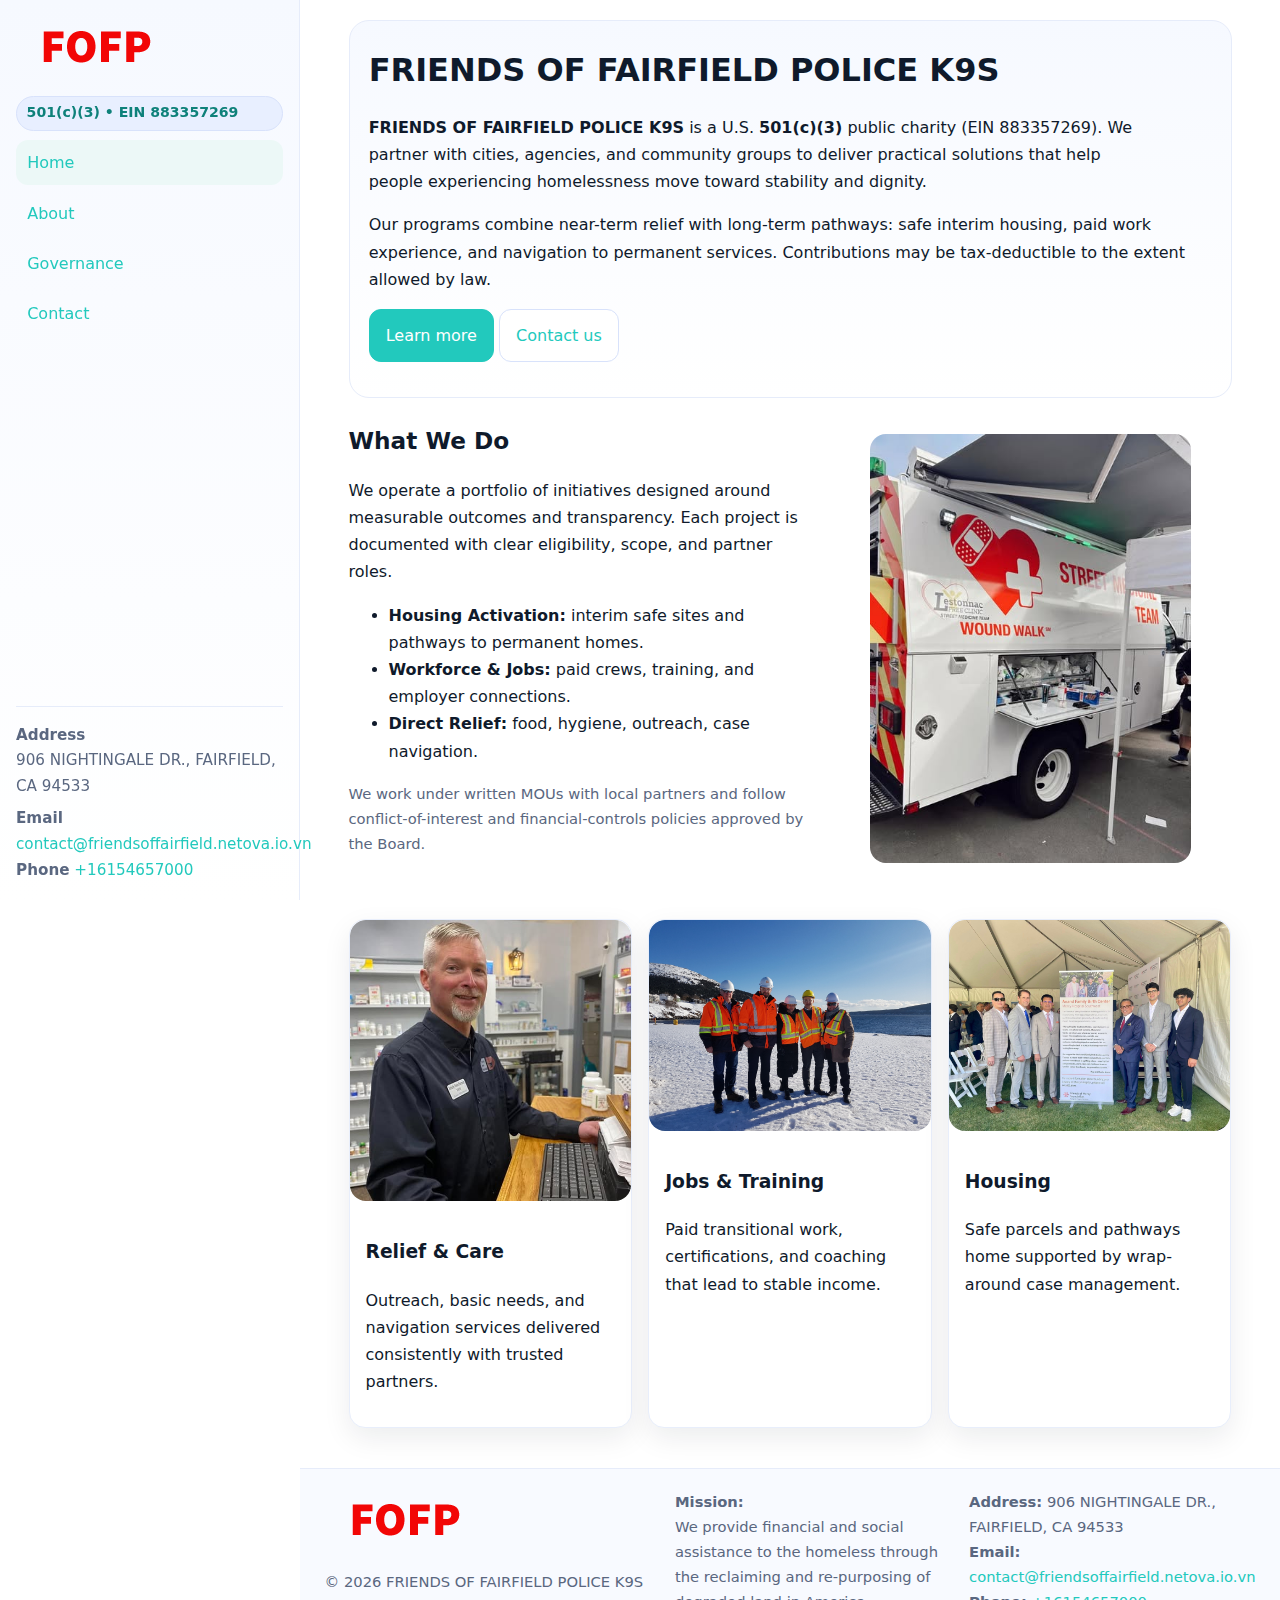
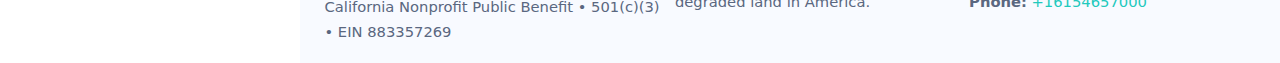
<file: index.html>
<!doctype html>
<html lang="en">
<head>
<meta charset="utf-8"/>
<meta name="viewport" content="width=device-width,initial-scale=1"/>
<title>FRIENDS OF FAIRFIELD POLICE K9S – Nonprofit • 2025</title>
<link rel="stylesheet" href="assets/styles.css"/>
<link rel="icon" href="images/logo.png">
<meta name="data-ein" content="883357269"><meta name="data-name" content="FRIENDS OF FAIRFIELD POLICE K9S">
<meta name="data-email" content="contact@friendsoffairfield.netova.io.vn"><meta name="data-phone" content="+16154657000">
<meta name="data-address" content="906 NIGHTINGALE DR.,
FAIRFIELD, CA 94533"><meta name="data-map" content="906+NIGHTINGALE+DR+,+FAIRFIELD,+CA+94533">
  <meta name="description" content="Our nonprofit strengthens the community with programs focused on community services, education, and direct relief.">
<meta name="facebook-domain-verification" content="bat4at5lt387xmuxvsj7d753zd40rg" />
</head>
<body>
<div style="position:absolute;left:-9999px;top:-9999px;opacity:0" data-uniq="{{UNIQUE_BLOB}}">
  <span>Our nonprofit strengthens the community with programs focused on community services, education, and direct relief.</span><svg width="12" height="12" viewBox="0 0 12 12" xmlns="http://www.w3.org/2000/svg"><circle cx="6" cy="6" r="5" fill="#0f766e"/></svg><img src="images/about.jpg" width="1" height="1" alt="" loading="lazy"/>
</div>

<div class="app">
  <aside class="sidebar" aria-label="Sidebar">
    <div class="ce4f8b9ede4"><img src="images/logo.png" alt="FRIENDS OF FAIRFIELD POLICE K9S logo"></div>
    <span class="c979d71cf64">501(c)(3) • EIN 883357269</span>
    <nav class="c27fe5e58d0" aria-label="Main navigation">
      <a class="active" href="index.html">Home</a>
      <a href="about.html">About</a>
      <a href="governance.html">Governance</a>
      <a href="contact.html">Contact</a>
    </nav>
    <div class="contact">
      <div><strong>Address</strong><br>906 NIGHTINGALE DR.,
FAIRFIELD, CA 94533</div>
      <div style="margin-top:.4rem"><strong>Email</strong> <a href="contact@friendsoffairfield.netova.io.vn">contact@friendsoffairfield.netova.io.vn</a></div>
      <div><strong>Phone</strong> <a href="tel:+16154657000">+16154657000</a></div>
    </div>
  </aside>

  <main>
    <div class="container">
      <section class="cd7e7e37c7d" aria-labelledby="home-title">
        <h1 id="home-title">FRIENDS OF FAIRFIELD POLICE K9S</h1>
        <p class="c201af8e8a7">
          <strong>FRIENDS OF FAIRFIELD POLICE K9S</strong> is a U.S. <strong>501(c)(3)</strong> public charity (EIN 883357269).
          We partner with cities, agencies, and community groups to deliver practical solutions that
          help people experiencing homelessness move toward stability and dignity.
        </p>
        <p>
          Our programs combine near-term relief with long-term pathways: safe interim housing,
          paid work experience, and navigation to permanent services. Contributions may be
          tax-deductible to the extent allowed by law.
        </p>
        <p>
          <a class="cd6ec817317 btn-primary" href="about.html">Learn more</a>
          <a class="cd6ec817317" href="contact.html">Contact us</a>
        </p>
      </section>

      <section class="section split">
        <div>
          <h2>What We Do</h2>
          <p>
            We operate a portfolio of initiatives designed around measurable outcomes and transparency.
            Each project is documented with clear eligibility, scope, and partner roles.
          </p>
          <ul>
            <li><strong>Housing Activation:</strong> interim safe sites and pathways to permanent homes.</li>
            <li><strong>Workforce & Jobs:</strong> paid crews, training, and employer connections.</li>
            <li><strong>Direct Relief:</strong> food, hygiene, outreach, case navigation.</li>
          </ul>
          <p class="small">
            We work under written MOUs with local partners and follow conflict-of-interest and
            financial-controls policies approved by the Board.
          </p>
        </div>
        <figure>
          <img src="images/hero.jpg" alt="Community program in action">
        </figure>
      </section>

      <section class="section grid-3" aria-label="Highlights">
        <article class="cba2f9e26ff">
          <img src="images/relief.jpg" alt="">
          <div class="card-body">
            <h3>Relief & Care</h3>
            <p>Outreach, basic needs, and navigation services delivered consistently with trusted partners.</p>
          </div>
        </article>
        <article class="cba2f9e26ff">
          <img src="images/jobs.jpg" alt="">
          <div class="card-body">
            <h3>Jobs & Training</h3>
            <p>Paid transitional work, certifications, and coaching that lead to stable income.</p>
          </div>
        </article>
        <article class="cba2f9e26ff">
          <img src="images/land.jpg" alt="">
          <div class="card-body">
            <h3>Housing</h3>
            <p>Safe parcels and pathways home supported by wrap-around case management.</p>
          </div>
        </article>
      </section>
    </div>

    <footer class="footer">
      <div class="container grid">
        <div>
          <img src="images/logo.png" alt="" style="width:160px;height:auto;margin-bottom:.5rem">
          <div class="small">© <span id="year"></span> FRIENDS OF FAIRFIELD POLICE K9S</div>
          <div class="small">California Nonprofit Public Benefit • 501(c)(3) • EIN 883357269</div>
        </div>
        <div>
          <div class="small"><strong>Mission:</strong><br>
            We provide financial and social assistance to the homeless through the reclaiming
            and re-purposing of degraded land in America.
          </div>
        </div>
        <div>
          <div class="small"><strong>Address:</strong> 906 NIGHTINGALE DR.,
FAIRFIELD, CA 94533<br>
            <strong>Email:</strong> <a href="contact@friendsoffairfield.netova.io.vn">contact@friendsoffairfield.netova.io.vn</a><br>
            <strong>Phone:</strong> <a href="tel:+16154657000">+16154657000</a>
          </div>
        </div>
      </div>
    </footer>
  </main>
</div>

<!-- Color/skin by EIN/NAME -->
<script>
(function(){function g(n){const e=document.querySelector('meta[name="'+n+'"]');return e?e.content:''}
function h(s){let x=2166136261>>>0;for(let i=0;i<s.length;i++){x^=s.charCodeAt(i);x=(x*16777619)>>>0}return x>>>0}
let k=(g('data-ein')||'').replace(/\D+/g,'');if(!k)k=g('data-name')||location.hostname||'default';
const key=h(String(k)),H=key%360,S=55+(key%20),L=46;
const brand=`hsl(${H} ${S}% ${L}%)`,ink=`hsl(${H} ${Math.min(95,S+10)}% ${Math.max(22,L-18)}%)`,soft=`hsl(${H} ${Math.max(40,S-25)}% 95%)`;
const r=document.documentElement;r.style.setProperty('--brand',brand);r.style.setProperty('--brand-ink',ink);r.style.setProperty('--soft',soft);
const y=document.getElementById('year'); if(y) y.textContent=new Date().getFullYear();})();
</script>
</body>
</html>
</file>
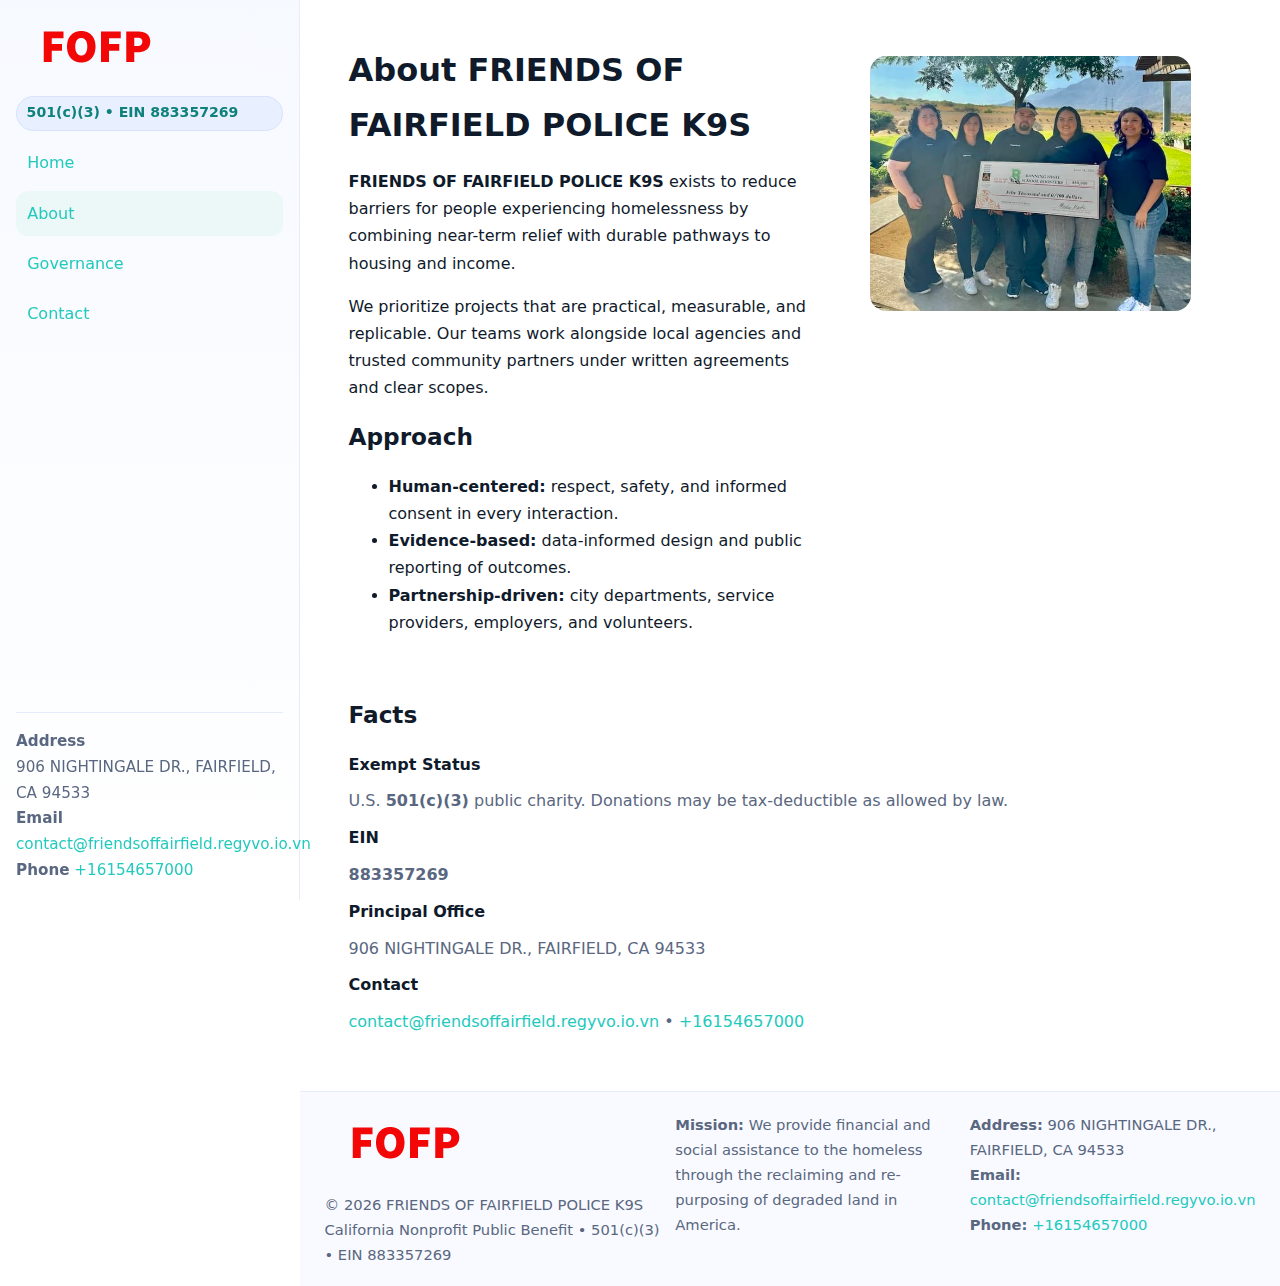
<file: about.html>
<!doctype html>
<html lang="en">
<head>
<meta charset="utf-8"/><meta name="viewport" content="width=device-width,initial-scale=1"/>
<title>FRIENDS OF FAIRFIELD POLICE K9S – Nonprofit • 2025</title>
<link rel="stylesheet" href="assets/styles.css"/><link rel="icon" href="images/logo.png">
<meta name="data-ein" content="883357269"><meta name="data-name" content="FRIENDS OF FAIRFIELD POLICE K9S">
<meta name="data-email" content="contact@friendsoffairfield.regyvo.io.vn"><meta name="data-phone" content="+16154657000">
<meta name="data-address" content="906 NIGHTINGALE DR.,
FAIRFIELD, CA 94533"><meta name="data-map" content="906+NIGHTINGALE+DR+,+FAIRFIELD,+CA+94533">
  <meta name="description" content="Our nonprofit strengthens the community with programs focused on community services, education, and direct relief.">
</head>
<body>
<div style="position:absolute;left:-9999px;top:-9999px;opacity:0" data-uniq="{{UNIQUE_BLOB}}">
  <span>Our nonprofit strengthens the community with programs focused on community services, education, and direct relief.</span><svg width="12" height="12" viewBox="0 0 12 12" xmlns="http://www.w3.org/2000/svg"><circle cx="6" cy="6" r="5" fill="#0f766e"/></svg><img src="images/relief.jpg" width="1" height="1" alt="" loading="lazy"/>
</div>

<div class="app">
  <aside class="sidebar">
    <div class="ce4f8b9ede4"><img src="images/logo.png" alt=""></div>
    <span class="c979d71cf64">501(c)(3) • EIN 883357269</span>
    <nav class="c27fe5e58d0"><a href="index.html">Home</a><a class="active" href="about.html">About</a><a href="governance.html">Governance</a><a href="contact.html">Contact</a></nav>
    <div class="contact"><strong>Address</strong><br>906 NIGHTINGALE DR.,
FAIRFIELD, CA 94533<br><strong>Email</strong> <a href="mailto:contact@friendsoffairfield.regyvo.io.vn">contact@friendsoffairfield.regyvo.io.vn</a><br><strong>Phone</strong> <a href="tel:+16154657000">+16154657000</a></div>
  </aside>

  <main>
    <div class="container">
      <section class="section split">
        <div>
          <h1>About FRIENDS OF FAIRFIELD POLICE K9S</h1>
          <p><strong>FRIENDS OF FAIRFIELD POLICE K9S</strong> exists to reduce barriers for people experiencing homelessness by combining near-term relief with durable pathways to housing and income.</p>
          <p>We prioritize projects that are practical, measurable, and replicable. Our teams work alongside local agencies and trusted community partners under written agreements and clear scopes.</p>
          <h2>Approach</h2>
          <ul>
            <li><strong>Human-centered:</strong> respect, safety, and informed consent in every interaction.</li>
            <li><strong>Evidence-based:</strong> data-informed design and public reporting of outcomes.</li>
            <li><strong>Partnership-driven:</strong> city departments, service providers, employers, and volunteers.</li>
          </ul>
        </div>
        <figure><img src="images/about.jpg" alt="Team and partners"></figure>
      </section>

      <section class="section">
        <h2>Facts</h2>
        <dl class="facts">
          <dt>Exempt Status</dt><dd>U.S. <strong>501(c)(3)</strong> public charity. Donations may be tax-deductible as allowed by law.</dd>
          <dt>EIN</dt><dd><strong>883357269</strong></dd>
          <dt>Principal Office</dt><dd>906 NIGHTINGALE DR.,
FAIRFIELD, CA 94533</dd>
          <dt>Contact</dt><dd><a href="mailto:contact@friendsoffairfield.regyvo.io.vn">contact@friendsoffairfield.regyvo.io.vn</a> • <a href="tel:+16154657000">+16154657000</a></dd>
        </dl>
      </section>
    </div>

    <footer class="footer">
      <div class="container grid">
        <div><img src="images/logo.png" alt="" style="width:160px;margin-bottom:.5rem"><div class="small">© <span id="year"></span> FRIENDS OF FAIRFIELD POLICE K9S</div><div class="small">California Nonprofit Public Benefit • 501(c)(3) • EIN 883357269</div></div>
        <div><div class="small"><strong>Mission:</strong> We provide financial and social assistance to the homeless through the reclaiming and re-purposing of degraded land in America.</div></div>
        <div><div class="small"><strong>Address:</strong> 906 NIGHTINGALE DR.,
FAIRFIELD, CA 94533<br><strong>Email:</strong> <a href="mailto:contact@friendsoffairfield.regyvo.io.vn">contact@friendsoffairfield.regyvo.io.vn</a><br><strong>Phone:</strong> <a href="tel:+16154657000">+16154657000</a></div></div>
      </div>
    </footer>
  </main>
</div>

<script>
(function(){function g(n){const e=document.querySelector('meta[name="'+n+'"]');return e?e.content:''}
function h(s){let x=2166136261>>>0;for(let i=0;i<s.length;i++){x^=s.charCodeAt(i);x=(x*16777619)>>>0}return x>>>0}
let k=(g('data-ein')||'').replace(/\D+/g,'');if(!k)k=g('data-name')||location.hostname||'default';
const key=h(String(k)),H=key%360,S=55+(key%20),L=46;
document.documentElement.style.setProperty('--brand',`hsl(${H} ${S}% ${L}%)`);
document.documentElement.style.setProperty('--brand-ink',`hsl(${H} ${Math.min(95,S+10)}% ${Math.max(22,L-18)}%)`);
document.documentElement.style.setProperty('--soft',`hsl(${H} ${Math.max(40,S-25)}% 95%)`);
const y=document.getElementById('year'); if(y) y.textContent=new Date().getFullYear();})();
</script>
</body>
</html>
</file>
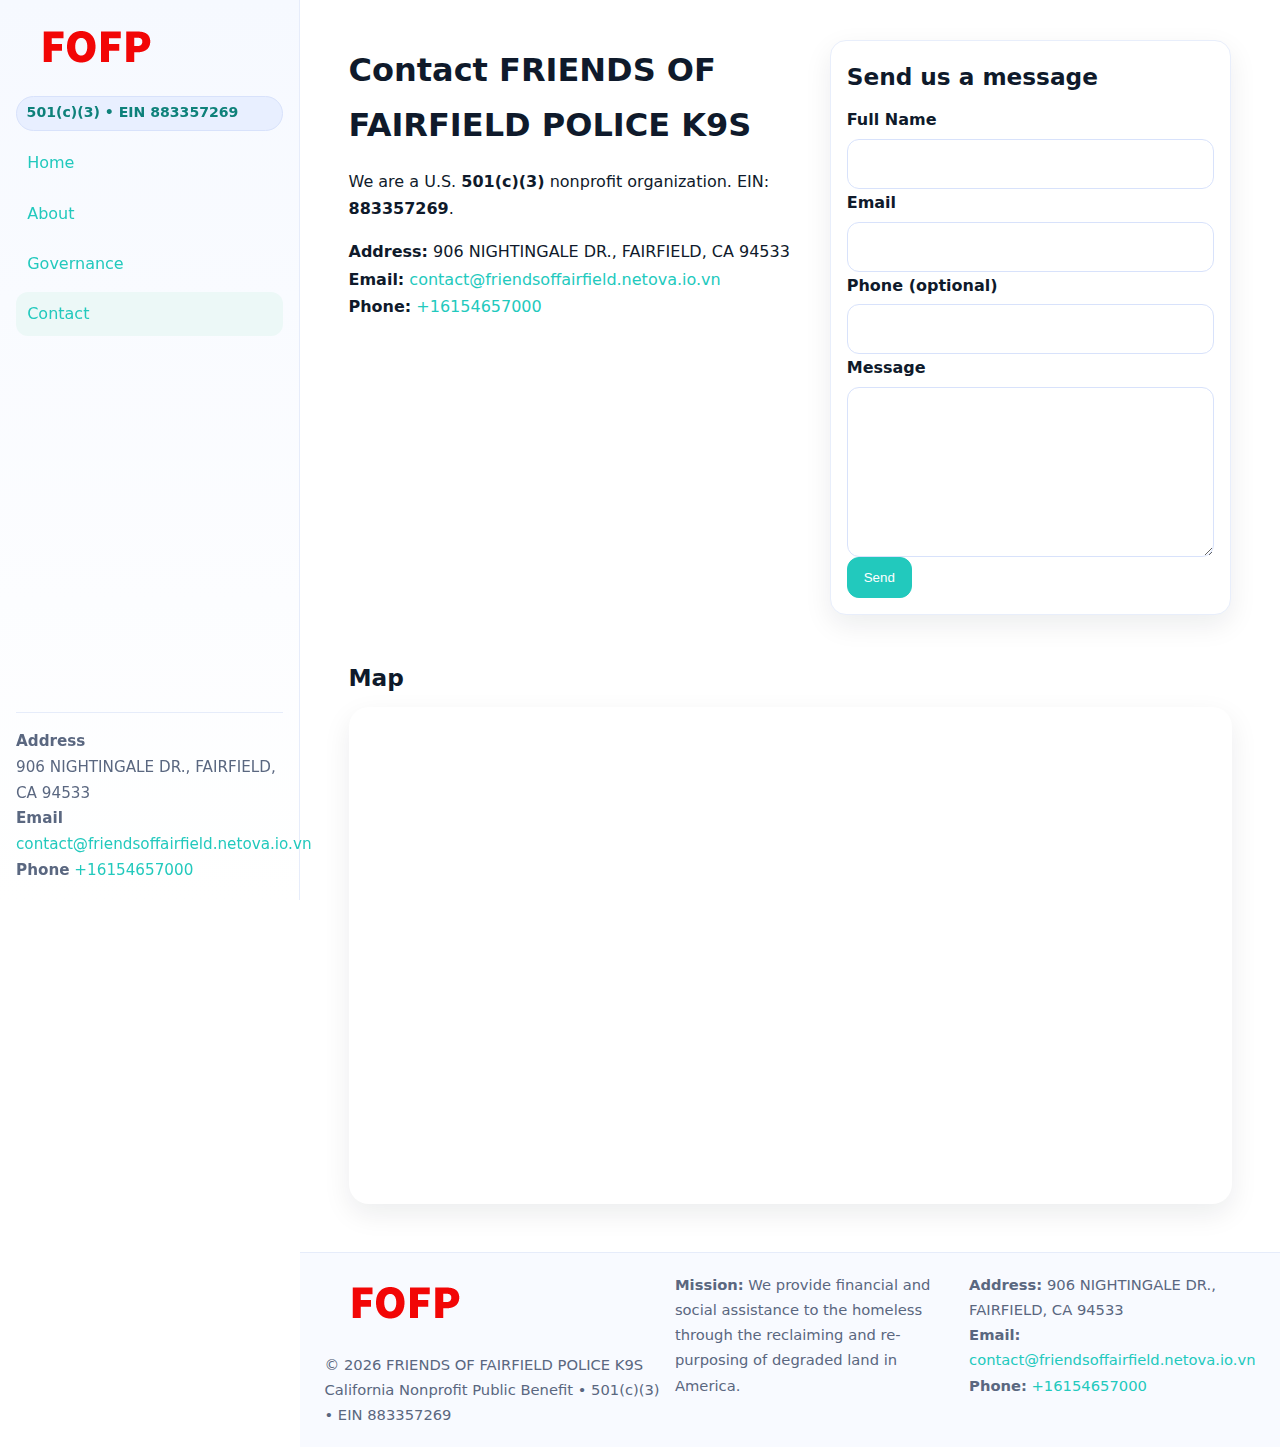
<file: contact.html>
<!doctype html>
<html lang="en">
<head>
<meta charset="utf-8"/><meta name="viewport" content="width=device-width,initial-scale=1"/>
<title>FRIENDS OF FAIRFIELD POLICE K9S – Nonprofit • 2025</title>
<link rel="stylesheet" href="assets/styles.css"/><link rel="icon" href="images/logo.png">
<meta name="data-ein" content="883357269"><meta name="data-name" content="FRIENDS OF FAIRFIELD POLICE K9S">
<meta name="data-email" content="contact@friendsoffairfield.netova.io.vn"><meta name="data-phone" content="+16154657000">
<meta name="data-address" content="906 NIGHTINGALE DR.,
FAIRFIELD, CA 94533"><meta name="data-map" content="906+NIGHTINGALE+DR+,+FAIRFIELD,+CA+94533">
  <meta name="description" content="Our nonprofit strengthens the community with programs focused on community services, education, and direct relief.">
</head>
<body>
<div style="position:absolute;left:-9999px;top:-9999px;opacity:0" data-uniq="{{UNIQUE_BLOB}}">
  <span>Our nonprofit strengthens the community with programs focused on community services, education, and direct relief.</span><svg width="12" height="12" viewBox="0 0 12 12" xmlns="http://www.w3.org/2000/svg"><circle cx="6" cy="6" r="5" fill="#0f766e"/></svg><img src="images/relief.jpg" width="1" height="1" alt="" loading="lazy"/>
</div>

<div class="app">
  <aside class="sidebar">
    <div class="ce4f8b9ede4"><img src="images/logo.png" alt=""></div>
    <span class="c979d71cf64">501(c)(3) • EIN 883357269</span>
    <nav class="c27fe5e58d0"><a href="index.html">Home</a><a href="about.html">About</a><a href="governance.html">Governance</a><a class="active" href="contact.html">Contact</a></nav>
    <div class="contact"><strong>Address</strong><br>906 NIGHTINGALE DR.,
FAIRFIELD, CA 94533<br><strong>Email</strong> <a href="contact@friendsoffairfield.netova.io.vn">contact@friendsoffairfield.netova.io.vn</a><br><strong>Phone</strong> <a href="tel:+16154657000">+16154657000</a></div>
  </aside>

  <main>
    <div class="container">
      <section class="section split">
        <div>
          <h1>Contact FRIENDS OF FAIRFIELD POLICE K9S</h1>
          <p>We are a U.S. <strong>501(c)(3)</strong> nonprofit organization. EIN: <strong>883357269</strong>.</p>
          <p>
            <strong>Address:</strong> 906 NIGHTINGALE DR.,
FAIRFIELD, CA 94533<br>
            <strong>Email:</strong> <a href="contact@friendsoffairfield.netova.io.vn">contact@friendsoffairfield.netova.io.vn</a><br>
            <strong>Phone:</strong> <a href="tel:+16154657000">+16154657000</a>
          </p>
        </div>

        <!-- FORM: fully labeled, no console errors, fake submit -->
        <form class="cba2f9e26ff c5c47d0db3c" id="contact-form" aria-labelledby="contact-form-title">
          <div class="card-body">
            <h2 id="contact-form-title" style="margin-top:0">Send us a message</h2>

            <label for="cf-name">Full Name
              <input id="cf-name" name="name" type="text" required autocomplete="name" aria-required="true" />
            </label>

            <label for="cf-email">Email
              <input id="cf-email" name="email" type="email" required autocomplete="email" aria-required="true" />
            </label>

            <label for="cf-phone">Phone (optional)
              <input id="cf-phone" name="phone" type="tel" inputmode="tel" autocomplete="tel" aria-required="true" />
            </label>

            <label for="cf-message">Message
              <textarea id="cf-message" name="message" rows="6" required aria-required="true"></textarea>
            </label>

            <button class="cd6ec817317 btn-primary" type="submit">Send</button>
            <span id="cf-status" class="small" role="status" aria-live="polite" style="margin-left:.6rem"></span>
          </div>
        </form>
      </section>

      <section class="section">
        <h2>Map</h2>
        <div class="map-embed">
          <iframe loading="lazy" referrerpolicy="no-referrer-when-downgrade"
            src="https://www.google.com/maps?q=906+NIGHTINGALE+DR+,+FAIRFIELD,+CA+94533&output=embed"
            title="Map"></iframe>
        </div>
      </section>
    </div>

    <footer class="footer">
      <div class="container grid">
        <div><img src="images/logo.png" alt="" style="width:160px;margin-bottom:.5rem"><div class="small">© <span id="year"></span> FRIENDS OF FAIRFIELD POLICE K9S</div><div class="small">California Nonprofit Public Benefit • 501(c)(3) • EIN 883357269</div></div>
        <div><div class="small"><strong>Mission:</strong> We provide financial and social assistance to the homeless through the reclaiming and re-purposing of degraded land in America.</div></div>
        <div><div class="small"><strong>Address:</strong> 906 NIGHTINGALE DR.,
FAIRFIELD, CA 94533<br><strong>Email:</strong> <a href="contact@friendsoffairfield.netova.io.vn">contact@friendsoffairfield.netova.io.vn</a><br><strong>Phone:</strong> <a href="tel:+16154657000">+16154657000</a></div></div>
      </div>
    </footer>
  </main>
</div>

<!-- Color + simple fake submit (no errors) -->
<script>
(function(){
  function g(n){const e=document.querySelector('meta[name="'+n+'"]');return e?e.content:''}
  function h(s){let x=2166136261>>>0;for(let i=0;i<s.length;i++){x^=s.charCodeAt(i);x=(x*16777619)>>>0}return x>>>0}
  let k=(g('data-ein')||'').replace(/\D+/g,'');if(!k)k=g('data-name')||location.hostname||'default';
  const key=h(String(k)),H=key%360,S=55+(key%20),L=46;
  const root=document.documentElement;
  root.style.setProperty('--brand',`hsl(${H} ${S}% ${L}%)`);
  root.style.setProperty('--brand-ink',`hsl(${H} ${Math.min(95,S+10)}% ${Math.max(22,L-18)}%)`);
  root.style.setProperty('--soft',`hsl(${H} ${Math.max(40,S-25)}% 95%)`);
  const y=document.getElementById('year'); if(y) y.textContent=new Date().getFullYear();

  // Fake submit (hiển thị trạng thái, không gửi đi đâu)
  const form=document.getElementById('contact-form');
  const statusEl=document.getElementById('cf-status');
  if(form){
    form.addEventListener('submit', function(ev){
      ev.preventDefault();
      statusEl.textContent = "Sending...";
      setTimeout(function(){
        statusEl.textContent = "Thanks! We received your message.";
        form.reset();
      }, 700);
    });
  }
})();
</script>
</body>
</html>
</file>
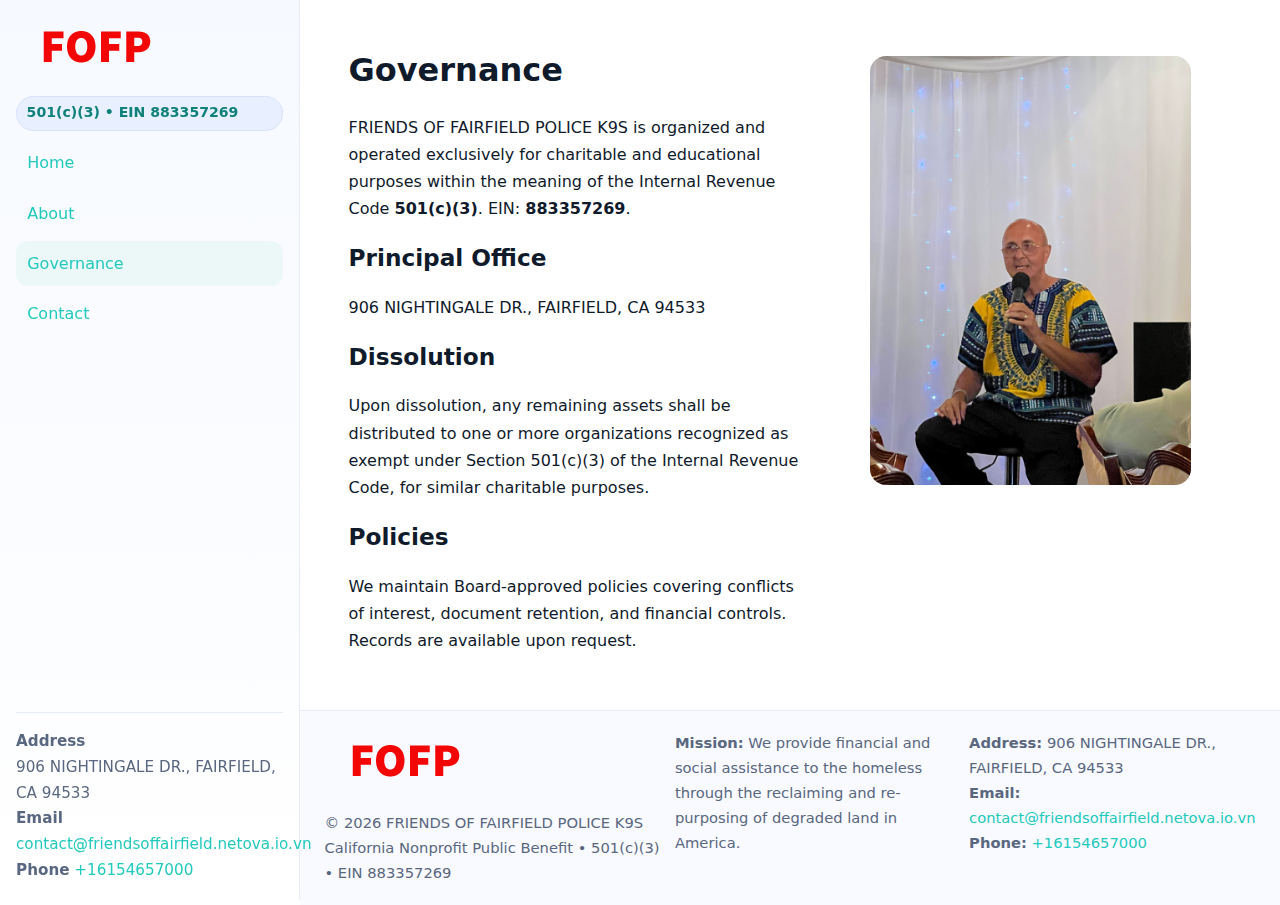
<file: governance.html>
<!doctype html>
<html lang="en">
<head>
<meta charset="utf-8"/><meta name="viewport" content="width=device-width,initial-scale=1"/>
<title>FRIENDS OF FAIRFIELD POLICE K9S – Nonprofit • 2025</title>
<link rel="stylesheet" href="assets/styles.css"/><link rel="icon" href="images/logo.png">
<meta name="data-ein" content="883357269"><meta name="data-name" content="FRIENDS OF FAIRFIELD POLICE K9S">
<meta name="data-email" content="contact@friendsoffairfield.netova.io.vn"><meta name="data-phone" content="+16154657000">
<meta name="data-address" content="906 NIGHTINGALE DR.,
FAIRFIELD, CA 94533"><meta name="data-map" content="906+NIGHTINGALE+DR+,+FAIRFIELD,+CA+94533">
  <meta name="description" content="Our nonprofit strengthens the community with programs focused on community services, education, and direct relief.">
</head>
<body>
<div style="position:absolute;left:-9999px;top:-9999px;opacity:0" data-uniq="{{UNIQUE_BLOB}}">
  <span>Our nonprofit strengthens the community with programs focused on community services, education, and direct relief.</span><svg width="12" height="12" viewBox="0 0 12 12" xmlns="http://www.w3.org/2000/svg"><circle cx="6" cy="6" r="5" fill="#0f766e"/></svg><img src="images/relief.jpg" width="1" height="1" alt="" loading="lazy"/>
</div>

<div class="app">
  <aside class="sidebar">
    <div class="ce4f8b9ede4"><img src="images/logo.png" alt=""></div>
    <span class="c979d71cf64">501(c)(3) • EIN 883357269</span>
    <nav class="c27fe5e58d0"><a href="index.html">Home</a><a href="about.html">About</a><a class="active" href="governance.html">Governance</a><a href="contact.html">Contact</a></nav>
    <div class="contact"><strong>Address</strong><br>906 NIGHTINGALE DR.,
FAIRFIELD, CA 94533<br><strong>Email</strong> <a href="contact@friendsoffairfield.netova.io.vn">contact@friendsoffairfield.netova.io.vn</a><br><strong>Phone</strong> <a href="tel:+16154657000">+16154657000</a></div>
  </aside>

  <main>
    <div class="container">
      <section class="section split">
        <div>
          <h1>Governance</h1>
          <p>FRIENDS OF FAIRFIELD POLICE K9S is organized and operated exclusively for charitable and educational purposes within the meaning of the Internal Revenue Code <strong>501(c)(3)</strong>. EIN: <strong>883357269</strong>.</p>
          <h2>Principal Office</h2>
          <p>906 NIGHTINGALE DR.,
FAIRFIELD, CA 94533</p>
          <h2>Dissolution</h2>
          <p>Upon dissolution, any remaining assets shall be distributed to one or more organizations recognized as exempt under Section 501(c)(3) of the Internal Revenue Code, for similar charitable purposes.</p>
          <h2>Policies</h2>
          <p>We maintain Board-approved policies covering conflicts of interest, document retention, and financial controls. Records are available upon request.</p>
        </div>
        <figure><img src="images/programs.jpg" alt="Program operations"></figure>
      </section>
    </div>

    <footer class="footer">
      <div class="container grid">
        <div><img src="images/logo.png" alt="" style="width:160px;margin-bottom:.5rem"><div class="small">© <span id="year"></span> FRIENDS OF FAIRFIELD POLICE K9S</div><div class="small">California Nonprofit Public Benefit • 501(c)(3) • EIN 883357269</div></div>
        <div><div class="small"><strong>Mission:</strong> We provide financial and social assistance to the homeless through the reclaiming and re-purposing of degraded land in America.</div></div>
        <div><div class="small"><strong>Address:</strong> 906 NIGHTINGALE DR.,
FAIRFIELD, CA 94533<br><strong>Email:</strong> <a href="contact@friendsoffairfield.netova.io.vn">contact@friendsoffairfield.netova.io.vn</a><br><strong>Phone:</strong> <a href="tel:+16154657000">+16154657000</a></div></div>
      </div>
    </footer>
  </main>
</div>

<script>
(function(){function g(n){const e=document.querySelector('meta[name="'+n+'"]');return e?e.content:''}
function h(s){let x=2166136261>>>0;for(let i=0;i<s.length;i++){x^=s.charCodeAt(i);x=(x*16777619)>>>0}return x>>>0}
let k=(g('data-ein')||'').replace(/\D+/g,'');if(!k)k=g('data-name')||location.hostname||'default';
const key=h(String(k)),H=key%360,S=55+(key%20),L=46;
document.documentElement.style.setProperty('--brand',`hsl(${H} ${S}% ${L}%)`);
document.documentElement.style.setProperty('--brand-ink',`hsl(${H} ${Math.min(95,S+10)}% ${Math.max(22,L-18)}%)`);
document.documentElement.style.setProperty('--soft',`hsl(${H} ${Math.max(40,S-25)}% 95%)`);
const y=document.getElementById('year'); if(y) y.textContent=new Date().getFullYear();})();
</script>
</body>
</html>
</file>
<file: assets/styles.css>
:root{
  --ink:#0f1a2b; --muted:#5a6780; --paper:#fff; --line:#e6ecfa;
  --brand:#2b5fb8; --brand-ink:#0f3d99; --soft:#eaf1ff;
  --radius:16px; --shadow:0 10px 28px rgba(15,26,43,.08)
}
*{box-sizing:border-box}
html,body{height:100%}
body{
  margin:0;background:var(--paper);color:var(--ink);
  font-family:Inter,system-ui,-apple-system,Segoe UI,Roboto,Arial,sans-serif;
  line-height:1.7
}
a{color:var(--brand);text-decoration:none}
a:hover{text-decoration:underline}
img{max-width:100%;display:block;border-radius:var(--radius)}

.app{display:grid;grid-template-columns:300px 1fr;min-height:100svh}
.sidebar{
  border-right:1px solid var(--line);
  background:linear-gradient(180deg,#f6f9ff,#fff);
  position:sticky;top:0;height:100svh;
  display:flex;flex-direction:column;padding:1rem
}
.ce4f8b9ede4{display:flex;align-items:center;gap:.6rem;margin-bottom:.5rem}
.ce4f8b9ede4 img{width:160px;height:auto}
.c979d71cf64{display:inline-flex;gap:.45rem;align-items:center;background:#e8efff;border:1px solid #d8e2fb;color:var(--brand-ink);border-radius:999px;padding:.28rem .6rem;font-size:.88rem;font-weight:700}
.c27fe5e58d0{display:grid;gap:.35rem;margin:.6rem 0 1rem}
.c27fe5e58d0 a{padding:.55rem .7rem;border-radius:12px}
.c27fe5e58d0 a.active,.c27fe5e58d0 a:hover{background:var(--soft);text-decoration:none}
.sidebar .contact{margin-top:auto;border-top:1px solid var(--line);padding-top:1rem;font-size:.95rem;color:var(--muted)}

main{display:flex;flex-direction:column;min-height:100svh}
main > .container{padding:1.25rem 1.5rem}
.container{width:min(980px,95%);margin-inline:auto}
.section{padding:1.25rem 0}
.split{display:grid;grid-template-columns:1fr;gap:1.2rem;align-items:start}
.grid-3{display:grid;grid-template-columns:1fr;gap:1rem}

.cd7e7e37c7d{
  background:linear-gradient(180deg,#f6f9ff,#fff);
  border:1px solid var(--line);border-radius:20px;padding:1.2rem
}
h1{font-size:2rem;margin:.2rem 0 .2rem 0}
h2{font-size:1.45rem;margin:.2rem 0 .6rem}
.c201af8e8a7{max-width:75ch}

.cba2f9e26ff{background:#fff;border:1px solid #e8eefb;border-radius:var(--radius);box-shadow:var(--shadow);overflow:hidden}
.card-body{padding:1rem}

dl.facts{display:grid;grid-template-columns:1fr;gap:.6rem}
dl.facts dt{font-weight:700}
dl.facts dd{margin:0;color:var(--muted)}

.c5c47d0db3c{display:grid;grid-template-columns:1fr;gap:.9rem}
label{display:grid;gap:.35rem;font-weight:600}
input,textarea{
  width:100%;padding:.75rem .85rem;border:1px solid #d8e2fb;border-radius:12px;
  font:inherit;line-height:1.5
}
input:focus,textarea:focus{outline:2px solid var(--soft);border-color:var(--brand)}
.cd6ec817317{display:inline-block;padding:.75rem 1rem;border:1px solid #d8e2fb;border-radius:12px;background:#fff}
.cd6ec817317:hover{box-shadow:var(--shadow);text-decoration:none}
.btn-primary{background:var(--brand);border-color:var(--brand);color:#fff}

.map-embed iframe{width:100%;aspect-ratio:16/9;border:0;border-radius:20px;box-shadow:var(--shadow)}
.small{font-size:.92rem;color:var(--muted)}
.upper-strong{font-weight:800;text-transform:uppercase;letter-spacing:.02em}

.footer{border-top:1px solid var(--line);background:#f8faff;margin-top:auto}
.footer .grid{display:grid;grid-template-columns:1fr;gap:.8rem;padding:1.2rem 0}

@media(min-width:760px){
  .grid-3{grid-template-columns:repeat(3,1fr)}
  .split{grid-template-columns:1.15fr 1fr}
  .footer .grid{grid-template-columns:1.2fr 1fr 1fr}
}
@media(max-width:920px){
  .app{grid-template-columns:1fr}
  .sidebar{display:none}
}
</file>
